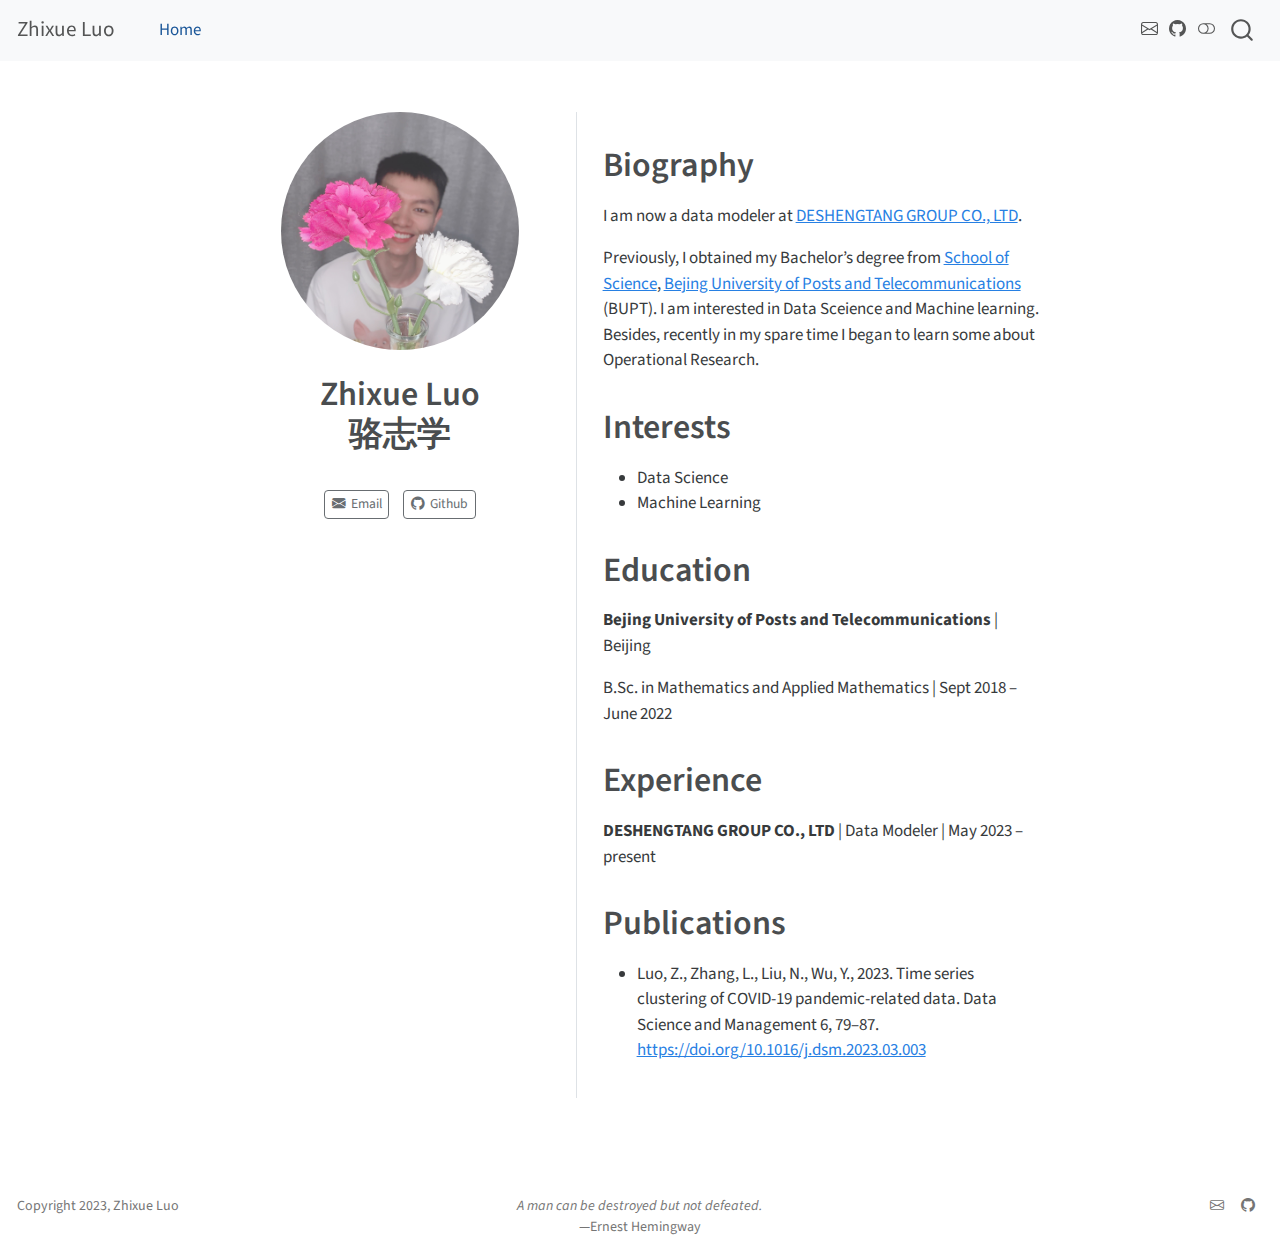
<file: index.html>
<!DOCTYPE html>
<html xmlns="http://www.w3.org/1999/xhtml" lang="en" xml:lang="en"><head>

<meta charset="utf-8">
<meta name="generator" content="quarto-1.3.450">

<meta name="viewport" content="width=device-width, initial-scale=1.0, user-scalable=yes">


<title>Zhixue Luo - Zhixue Luo
骆志学</title>
<style>
code{white-space: pre-wrap;}
span.smallcaps{font-variant: small-caps;}
div.columns{display: flex; gap: min(4vw, 1.5em);}
div.column{flex: auto; overflow-x: auto;}
div.hanging-indent{margin-left: 1.5em; text-indent: -1.5em;}
ul.task-list{list-style: none;}
ul.task-list li input[type="checkbox"] {
  width: 0.8em;
  margin: 0 0.8em 0.2em -1em; /* quarto-specific, see https://github.com/quarto-dev/quarto-cli/issues/4556 */ 
  vertical-align: middle;
}
</style>


<script src="site_libs/quarto-nav/quarto-nav.js"></script>
<script src="site_libs/quarto-nav/headroom.min.js"></script>
<script src="site_libs/clipboard/clipboard.min.js"></script>
<script src="site_libs/quarto-search/autocomplete.umd.js"></script>
<script src="site_libs/quarto-search/fuse.min.js"></script>
<script src="site_libs/quarto-search/quarto-search.js"></script>
<meta name="quarto:offset" content="./">
<link href=".//favicon.jpg" rel="icon" type="image/jpeg">
<script src="site_libs/quarto-html/quarto.js"></script>
<script src="site_libs/quarto-html/popper.min.js"></script>
<script src="site_libs/quarto-html/tippy.umd.min.js"></script>
<link href="site_libs/quarto-html/tippy.css" rel="stylesheet">
<link href="site_libs/quarto-html/quarto-syntax-highlighting.css" rel="stylesheet" class="quarto-color-scheme" id="quarto-text-highlighting-styles">
<link href="site_libs/quarto-html/quarto-syntax-highlighting-dark.css" rel="prefetch" class="quarto-color-scheme quarto-color-alternate" id="quarto-text-highlighting-styles">
<script src="site_libs/bootstrap/bootstrap.min.js"></script>
<link href="site_libs/bootstrap/bootstrap-icons.css" rel="stylesheet">
<link href="site_libs/bootstrap/bootstrap.min.css" rel="stylesheet" class="quarto-color-scheme" id="quarto-bootstrap" data-mode="light">
<link href="site_libs/bootstrap/bootstrap-dark.min.css" rel="prefetch" class="quarto-color-scheme quarto-color-alternate" id="quarto-bootstrap" data-mode="dark">
<script id="quarto-search-options" type="application/json">{
  "location": "navbar",
  "copy-button": false,
  "collapse-after": 3,
  "panel-placement": "end",
  "type": "overlay",
  "limit": 20,
  "language": {
    "search-no-results-text": "No results",
    "search-matching-documents-text": "matching documents",
    "search-copy-link-title": "Copy link to search",
    "search-hide-matches-text": "Hide additional matches",
    "search-more-match-text": "more match in this document",
    "search-more-matches-text": "more matches in this document",
    "search-clear-button-title": "Clear",
    "search-detached-cancel-button-title": "Cancel",
    "search-submit-button-title": "Submit",
    "search-label": "Search"
  }
}</script>


<link rel="stylesheet" href="styles.css">
</head>

<body class="nav-fixed fullcontent">

<div id="quarto-search-results"></div>
  <header id="quarto-header" class="headroom fixed-top">
    <nav class="navbar navbar-expand-lg navbar-dark ">
      <div class="navbar-container container-fluid">
      <div class="navbar-brand-container">
    <a class="navbar-brand" href="./index.html">
    <span class="navbar-title">Zhixue Luo</span>
    </a>
  </div>
            <div id="quarto-search" class="" title="Search"></div>
          <button class="navbar-toggler" type="button" data-bs-toggle="collapse" data-bs-target="#navbarCollapse" aria-controls="navbarCollapse" aria-expanded="false" aria-label="Toggle navigation" onclick="if (window.quartoToggleHeadroom) { window.quartoToggleHeadroom(); }">
  <span class="navbar-toggler-icon"></span>
</button>
          <div class="collapse navbar-collapse" id="navbarCollapse">
            <ul class="navbar-nav navbar-nav-scroll me-auto">
  <li class="nav-item">
    <a class="nav-link active" href="./index.html" rel="" target="" aria-current="page">
 <span class="menu-text">Home</span></a>
  </li>  
</ul>
            <div class="quarto-navbar-tools ms-auto tools-wide">
    <a href="mailto:zhixue_luo@qq.com" rel="" title="" class="quarto-navigation-tool px-1" aria-label=""><i class="bi bi-envelope"></i></a>
    <a href="https://github.com/zhixue-luo" rel="" title="" class="quarto-navigation-tool px-1" aria-label=""><i class="bi bi-github"></i></a>
  <a href="" class="quarto-color-scheme-toggle quarto-navigation-tool  px-1" onclick="window.quartoToggleColorScheme(); return false;" title="Toggle dark mode"><i class="bi"></i></a>
</div>
          </div> <!-- /navcollapse -->
      </div> <!-- /container-fluid -->
    </nav>
</header>
<!-- content -->
<div id="quarto-content" class="quarto-container page-columns page-rows-contents page-layout-article page-navbar">
<!-- sidebar -->
<!-- margin-sidebar -->
    
<!-- main -->
<div class="quarto-about-trestles">
  <div class="about-entity">
    <img src="profile.jpg" class="about-image
  round " style="height: 14em; width: 14em;">
<header id="title-block-header" class="quarto-title-block default">
<div class="quarto-title">
<h1 class="title"><p>Zhixue Luo<br>
骆志学</p></h1>
</div>
<div class="quarto-title-meta">
  </div>
</header>
    <div class="about-links">
  <a href="mailto:zhixue_luo@qq.com" class="about-link" rel="" target="">
    <i class="bi bi-envelope-fill"></i>
     <span class="about-link-text">Email</span>
  </a>
  <a href="https://github.com/zhixue-luo" class="about-link" rel="" target="">
    <i class="bi bi-github"></i>
     <span class="about-link-text">Github</span>
  </a>
</div>
  </div>
  <div class="about-contents"><main class="content" id="quarto-document-content">
<section id="biography" class="level1">
<h1>Biography</h1>
<p>I am now a data modeler at <a href="https://www.dst111.com/">DESHENGTANG GROUP CO., LTD</a>.</p>
<p>Previously, I obtained my Bachelor’s degree from <a href="https://science.bupt.edu.cn/">School of Science</a>, <a href="https://www.bupt.edu.cn/">Bejing University of Posts and Telecommunications</a> (BUPT). I am interested in Data Sceience and Machine learning. Besides, recently in my spare time I began to learn some about Operational Research.</p>
</section>
<section id="interests" class="level1">
<h1>Interests</h1>
<ul>
<li>Data Science</li>
<li>Machine Learning</li>
</ul>
</section>
<section id="education" class="level1">
<h1>Education</h1>
<p><strong>Bejing University of Posts and Telecommunications</strong> | Beijing</p>
<p>B.Sc. in Mathematics and Applied Mathematics | Sept 2018 – June 2022</p>
</section>
<section id="experience" class="level1">
<h1>Experience</h1>
<p><strong>DESHENGTANG GROUP CO., LTD</strong> | Data Modeler | May 2023 – present</p>
</section>
<section id="publications" class="level1">
<h1>Publications</h1>
<ul>
<li>Luo, Z., Zhang, L., Liu, N., Wu, Y., 2023. Time series clustering of COVID-19 pandemic-related data. Data Science and Management 6, 79–87. <a href="https://doi.org/10.1016/j.dsm.2023.03.003" class="uri">https://doi.org/10.1016/j.dsm.2023.03.003</a></li>
</ul>


</section>
</main></div>
</div>
 <!-- /main -->
<script id="quarto-html-after-body" type="application/javascript">
window.document.addEventListener("DOMContentLoaded", function (event) {
  const toggleBodyColorMode = (bsSheetEl) => {
    const mode = bsSheetEl.getAttribute("data-mode");
    const bodyEl = window.document.querySelector("body");
    if (mode === "dark") {
      bodyEl.classList.add("quarto-dark");
      bodyEl.classList.remove("quarto-light");
    } else {
      bodyEl.classList.add("quarto-light");
      bodyEl.classList.remove("quarto-dark");
    }
  }
  const toggleBodyColorPrimary = () => {
    const bsSheetEl = window.document.querySelector("link#quarto-bootstrap");
    if (bsSheetEl) {
      toggleBodyColorMode(bsSheetEl);
    }
  }
  toggleBodyColorPrimary();  
  const disableStylesheet = (stylesheets) => {
    for (let i=0; i < stylesheets.length; i++) {
      const stylesheet = stylesheets[i];
      stylesheet.rel = 'prefetch';
    }
  }
  const enableStylesheet = (stylesheets) => {
    for (let i=0; i < stylesheets.length; i++) {
      const stylesheet = stylesheets[i];
      stylesheet.rel = 'stylesheet';
    }
  }
  const manageTransitions = (selector, allowTransitions) => {
    const els = window.document.querySelectorAll(selector);
    for (let i=0; i < els.length; i++) {
      const el = els[i];
      if (allowTransitions) {
        el.classList.remove('notransition');
      } else {
        el.classList.add('notransition');
      }
    }
  }
  const toggleColorMode = (alternate) => {
    // Switch the stylesheets
    const alternateStylesheets = window.document.querySelectorAll('link.quarto-color-scheme.quarto-color-alternate');
    manageTransitions('#quarto-margin-sidebar .nav-link', false);
    if (alternate) {
      enableStylesheet(alternateStylesheets);
      for (const sheetNode of alternateStylesheets) {
        if (sheetNode.id === "quarto-bootstrap") {
          toggleBodyColorMode(sheetNode);
        }
      }
    } else {
      disableStylesheet(alternateStylesheets);
      toggleBodyColorPrimary();
    }
    manageTransitions('#quarto-margin-sidebar .nav-link', true);
    // Switch the toggles
    const toggles = window.document.querySelectorAll('.quarto-color-scheme-toggle');
    for (let i=0; i < toggles.length; i++) {
      const toggle = toggles[i];
      if (toggle) {
        if (alternate) {
          toggle.classList.add("alternate");     
        } else {
          toggle.classList.remove("alternate");
        }
      }
    }
    // Hack to workaround the fact that safari doesn't
    // properly recolor the scrollbar when toggling (#1455)
    if (navigator.userAgent.indexOf('Safari') > 0 && navigator.userAgent.indexOf('Chrome') == -1) {
      manageTransitions("body", false);
      window.scrollTo(0, 1);
      setTimeout(() => {
        window.scrollTo(0, 0);
        manageTransitions("body", true);
      }, 40);  
    }
  }
  const isFileUrl = () => { 
    return window.location.protocol === 'file:';
  }
  const hasAlternateSentinel = () => {  
    let styleSentinel = getColorSchemeSentinel();
    if (styleSentinel !== null) {
      return styleSentinel === "alternate";
    } else {
      return false;
    }
  }
  const setStyleSentinel = (alternate) => {
    const value = alternate ? "alternate" : "default";
    if (!isFileUrl()) {
      window.localStorage.setItem("quarto-color-scheme", value);
    } else {
      localAlternateSentinel = value;
    }
  }
  const getColorSchemeSentinel = () => {
    if (!isFileUrl()) {
      const storageValue = window.localStorage.getItem("quarto-color-scheme");
      return storageValue != null ? storageValue : localAlternateSentinel;
    } else {
      return localAlternateSentinel;
    }
  }
  let localAlternateSentinel = 'default';
  // Dark / light mode switch
  window.quartoToggleColorScheme = () => {
    // Read the current dark / light value 
    let toAlternate = !hasAlternateSentinel();
    toggleColorMode(toAlternate);
    setStyleSentinel(toAlternate);
  };
  // Ensure there is a toggle, if there isn't float one in the top right
  if (window.document.querySelector('.quarto-color-scheme-toggle') === null) {
    const a = window.document.createElement('a');
    a.classList.add('top-right');
    a.classList.add('quarto-color-scheme-toggle');
    a.href = "";
    a.onclick = function() { try { window.quartoToggleColorScheme(); } catch {} return false; };
    const i = window.document.createElement("i");
    i.classList.add('bi');
    a.appendChild(i);
    window.document.body.appendChild(a);
  }
  // Switch to dark mode if need be
  if (hasAlternateSentinel()) {
    toggleColorMode(true);
  } else {
    toggleColorMode(false);
  }
  const isCodeAnnotation = (el) => {
    for (const clz of el.classList) {
      if (clz.startsWith('code-annotation-')) {                     
        return true;
      }
    }
    return false;
  }
  const clipboard = new window.ClipboardJS('.code-copy-button', {
    text: function(trigger) {
      const codeEl = trigger.previousElementSibling.cloneNode(true);
      for (const childEl of codeEl.children) {
        if (isCodeAnnotation(childEl)) {
          childEl.remove();
        }
      }
      return codeEl.innerText;
    }
  });
  clipboard.on('success', function(e) {
    // button target
    const button = e.trigger;
    // don't keep focus
    button.blur();
    // flash "checked"
    button.classList.add('code-copy-button-checked');
    var currentTitle = button.getAttribute("title");
    button.setAttribute("title", "Copied!");
    let tooltip;
    if (window.bootstrap) {
      button.setAttribute("data-bs-toggle", "tooltip");
      button.setAttribute("data-bs-placement", "left");
      button.setAttribute("data-bs-title", "Copied!");
      tooltip = new bootstrap.Tooltip(button, 
        { trigger: "manual", 
          customClass: "code-copy-button-tooltip",
          offset: [0, -8]});
      tooltip.show();    
    }
    setTimeout(function() {
      if (tooltip) {
        tooltip.hide();
        button.removeAttribute("data-bs-title");
        button.removeAttribute("data-bs-toggle");
        button.removeAttribute("data-bs-placement");
      }
      button.setAttribute("title", currentTitle);
      button.classList.remove('code-copy-button-checked');
    }, 1000);
    // clear code selection
    e.clearSelection();
  });
  function tippyHover(el, contentFn) {
    const config = {
      allowHTML: true,
      content: contentFn,
      maxWidth: 500,
      delay: 100,
      arrow: false,
      appendTo: function(el) {
          return el.parentElement;
      },
      interactive: true,
      interactiveBorder: 10,
      theme: 'quarto',
      placement: 'bottom-start'
    };
    window.tippy(el, config); 
  }
  const noterefs = window.document.querySelectorAll('a[role="doc-noteref"]');
  for (var i=0; i<noterefs.length; i++) {
    const ref = noterefs[i];
    tippyHover(ref, function() {
      // use id or data attribute instead here
      let href = ref.getAttribute('data-footnote-href') || ref.getAttribute('href');
      try { href = new URL(href).hash; } catch {}
      const id = href.replace(/^#\/?/, "");
      const note = window.document.getElementById(id);
      return note.innerHTML;
    });
  }
      let selectedAnnoteEl;
      const selectorForAnnotation = ( cell, annotation) => {
        let cellAttr = 'data-code-cell="' + cell + '"';
        let lineAttr = 'data-code-annotation="' +  annotation + '"';
        const selector = 'span[' + cellAttr + '][' + lineAttr + ']';
        return selector;
      }
      const selectCodeLines = (annoteEl) => {
        const doc = window.document;
        const targetCell = annoteEl.getAttribute("data-target-cell");
        const targetAnnotation = annoteEl.getAttribute("data-target-annotation");
        const annoteSpan = window.document.querySelector(selectorForAnnotation(targetCell, targetAnnotation));
        const lines = annoteSpan.getAttribute("data-code-lines").split(",");
        const lineIds = lines.map((line) => {
          return targetCell + "-" + line;
        })
        let top = null;
        let height = null;
        let parent = null;
        if (lineIds.length > 0) {
            //compute the position of the single el (top and bottom and make a div)
            const el = window.document.getElementById(lineIds[0]);
            top = el.offsetTop;
            height = el.offsetHeight;
            parent = el.parentElement.parentElement;
          if (lineIds.length > 1) {
            const lastEl = window.document.getElementById(lineIds[lineIds.length - 1]);
            const bottom = lastEl.offsetTop + lastEl.offsetHeight;
            height = bottom - top;
          }
          if (top !== null && height !== null && parent !== null) {
            // cook up a div (if necessary) and position it 
            let div = window.document.getElementById("code-annotation-line-highlight");
            if (div === null) {
              div = window.document.createElement("div");
              div.setAttribute("id", "code-annotation-line-highlight");
              div.style.position = 'absolute';
              parent.appendChild(div);
            }
            div.style.top = top - 2 + "px";
            div.style.height = height + 4 + "px";
            let gutterDiv = window.document.getElementById("code-annotation-line-highlight-gutter");
            if (gutterDiv === null) {
              gutterDiv = window.document.createElement("div");
              gutterDiv.setAttribute("id", "code-annotation-line-highlight-gutter");
              gutterDiv.style.position = 'absolute';
              const codeCell = window.document.getElementById(targetCell);
              const gutter = codeCell.querySelector('.code-annotation-gutter');
              gutter.appendChild(gutterDiv);
            }
            gutterDiv.style.top = top - 2 + "px";
            gutterDiv.style.height = height + 4 + "px";
          }
          selectedAnnoteEl = annoteEl;
        }
      };
      const unselectCodeLines = () => {
        const elementsIds = ["code-annotation-line-highlight", "code-annotation-line-highlight-gutter"];
        elementsIds.forEach((elId) => {
          const div = window.document.getElementById(elId);
          if (div) {
            div.remove();
          }
        });
        selectedAnnoteEl = undefined;
      };
      // Attach click handler to the DT
      const annoteDls = window.document.querySelectorAll('dt[data-target-cell]');
      for (const annoteDlNode of annoteDls) {
        annoteDlNode.addEventListener('click', (event) => {
          const clickedEl = event.target;
          if (clickedEl !== selectedAnnoteEl) {
            unselectCodeLines();
            const activeEl = window.document.querySelector('dt[data-target-cell].code-annotation-active');
            if (activeEl) {
              activeEl.classList.remove('code-annotation-active');
            }
            selectCodeLines(clickedEl);
            clickedEl.classList.add('code-annotation-active');
          } else {
            // Unselect the line
            unselectCodeLines();
            clickedEl.classList.remove('code-annotation-active');
          }
        });
      }
  const findCites = (el) => {
    const parentEl = el.parentElement;
    if (parentEl) {
      const cites = parentEl.dataset.cites;
      if (cites) {
        return {
          el,
          cites: cites.split(' ')
        };
      } else {
        return findCites(el.parentElement)
      }
    } else {
      return undefined;
    }
  };
  var bibliorefs = window.document.querySelectorAll('a[role="doc-biblioref"]');
  for (var i=0; i<bibliorefs.length; i++) {
    const ref = bibliorefs[i];
    const citeInfo = findCites(ref);
    if (citeInfo) {
      tippyHover(citeInfo.el, function() {
        var popup = window.document.createElement('div');
        citeInfo.cites.forEach(function(cite) {
          var citeDiv = window.document.createElement('div');
          citeDiv.classList.add('hanging-indent');
          citeDiv.classList.add('csl-entry');
          var biblioDiv = window.document.getElementById('ref-' + cite);
          if (biblioDiv) {
            citeDiv.innerHTML = biblioDiv.innerHTML;
          }
          popup.appendChild(citeDiv);
        });
        return popup.innerHTML;
      });
    }
  }
});
</script>
</div> <!-- /content -->
<footer class="footer">
  <div class="nav-footer">
    <div class="nav-footer-left">Copyright 2023, Zhixue Luo</div>   
    <div class="nav-footer-center"><em>A man can be destroyed but not defeated.</em><br>
—Ernest Hemingway<br>
</div>
    <div class="nav-footer-right">
      <ul class="footer-items list-unstyled">
    <li class="nav-item compact">
    <a class="nav-link" href="mailto:zhixue_luo@qq.com">
      <i class="bi bi-envelope" role="img">
</i> 
    </a>
  </li>  
    <li class="nav-item compact">
    <a class="nav-link" href="https://github.com/zhixue-luo">
      <i class="bi bi-github" role="img">
</i> 
    </a>
  </li>  
</ul>
    </div>
  </div>
</footer>



</body></html>
</file>
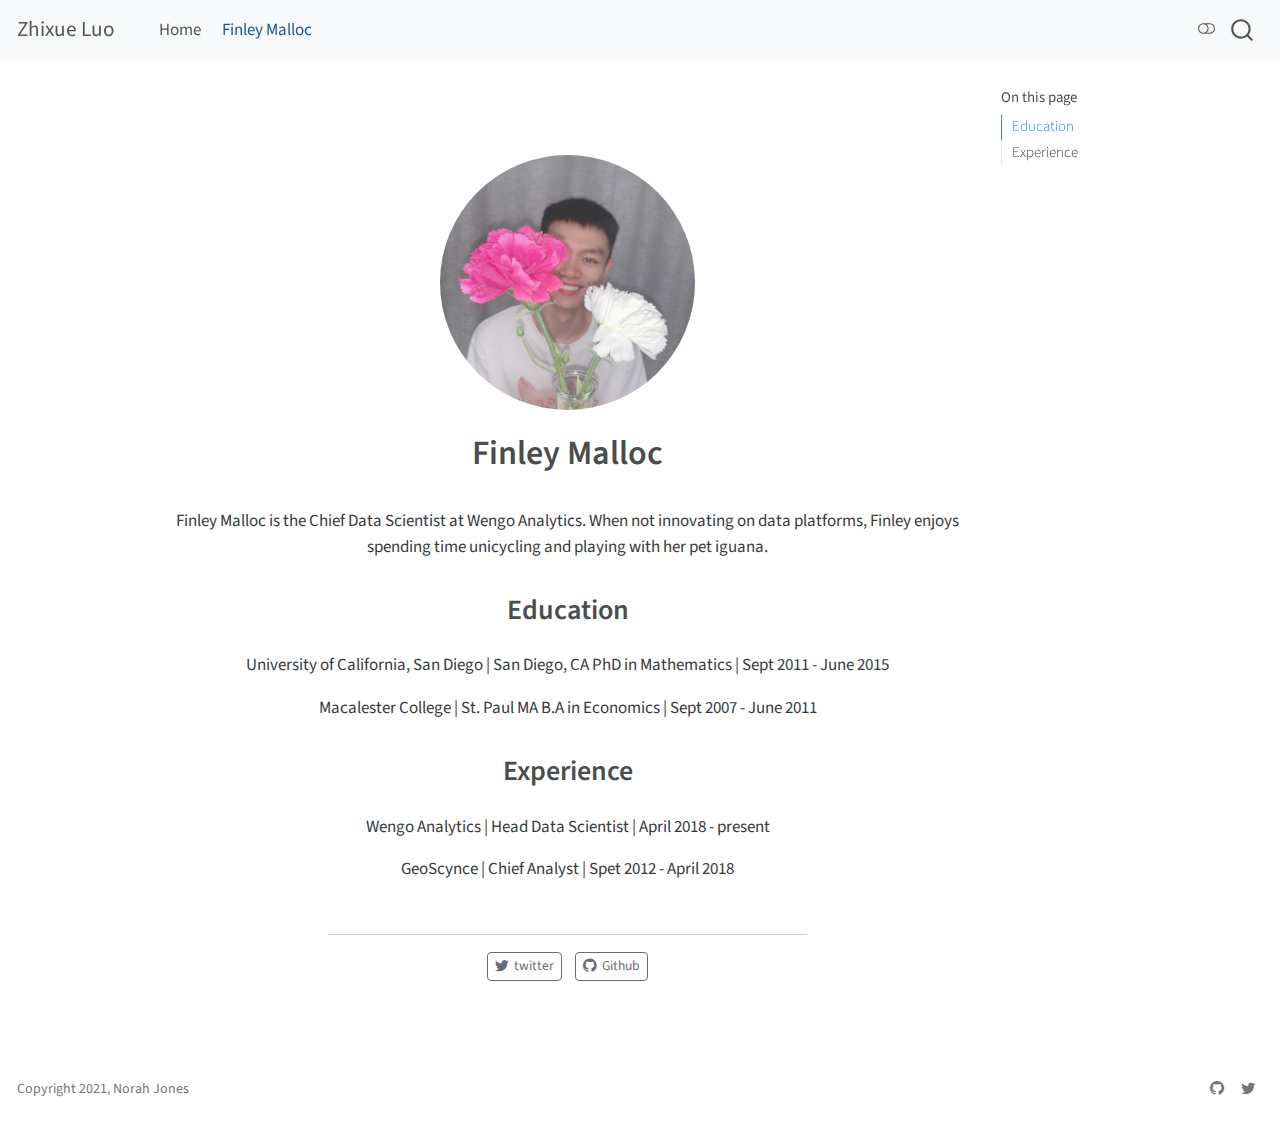
<file: about.html>
<!DOCTYPE html>
<html xmlns="http://www.w3.org/1999/xhtml" lang="en" xml:lang="en"><head>

<meta charset="utf-8">
<meta name="generator" content="quarto-1.3.450">

<meta name="viewport" content="width=device-width, initial-scale=1.0, user-scalable=yes">


<title>Zhixue Luo - Finley Malloc</title>
<style>
code{white-space: pre-wrap;}
span.smallcaps{font-variant: small-caps;}
div.columns{display: flex; gap: min(4vw, 1.5em);}
div.column{flex: auto; overflow-x: auto;}
div.hanging-indent{margin-left: 1.5em; text-indent: -1.5em;}
ul.task-list{list-style: none;}
ul.task-list li input[type="checkbox"] {
  width: 0.8em;
  margin: 0 0.8em 0.2em -1em; /* quarto-specific, see https://github.com/quarto-dev/quarto-cli/issues/4556 */ 
  vertical-align: middle;
}
</style>


<script src="site_libs/quarto-nav/quarto-nav.js"></script>
<script src="site_libs/quarto-nav/headroom.min.js"></script>
<script src="site_libs/clipboard/clipboard.min.js"></script>
<script src="site_libs/quarto-search/autocomplete.umd.js"></script>
<script src="site_libs/quarto-search/fuse.min.js"></script>
<script src="site_libs/quarto-search/quarto-search.js"></script>
<meta name="quarto:offset" content="./">
<link href=".//profile.jpg" rel="icon" type="image/jpeg">
<script src="site_libs/quarto-html/quarto.js"></script>
<script src="site_libs/quarto-html/popper.min.js"></script>
<script src="site_libs/quarto-html/tippy.umd.min.js"></script>
<link href="site_libs/quarto-html/tippy.css" rel="stylesheet">
<link href="site_libs/quarto-html/quarto-syntax-highlighting.css" rel="stylesheet" class="quarto-color-scheme" id="quarto-text-highlighting-styles">
<link href="site_libs/quarto-html/quarto-syntax-highlighting-dark.css" rel="prefetch" class="quarto-color-scheme quarto-color-alternate" id="quarto-text-highlighting-styles">
<script src="site_libs/bootstrap/bootstrap.min.js"></script>
<link href="site_libs/bootstrap/bootstrap-icons.css" rel="stylesheet">
<link href="site_libs/bootstrap/bootstrap.min.css" rel="stylesheet" class="quarto-color-scheme" id="quarto-bootstrap" data-mode="light">
<link href="site_libs/bootstrap/bootstrap-dark.min.css" rel="prefetch" class="quarto-color-scheme quarto-color-alternate" id="quarto-bootstrap" data-mode="dark">
<script id="quarto-search-options" type="application/json">{
  "location": "navbar",
  "copy-button": false,
  "collapse-after": 3,
  "panel-placement": "end",
  "type": "overlay",
  "limit": 20,
  "language": {
    "search-no-results-text": "No results",
    "search-matching-documents-text": "matching documents",
    "search-copy-link-title": "Copy link to search",
    "search-hide-matches-text": "Hide additional matches",
    "search-more-match-text": "more match in this document",
    "search-more-matches-text": "more matches in this document",
    "search-clear-button-title": "Clear",
    "search-detached-cancel-button-title": "Cancel",
    "search-submit-button-title": "Submit",
    "search-label": "Search"
  }
}</script>


<link rel="stylesheet" href="styles.css">
</head>

<body class="nav-fixed">

<div id="quarto-search-results"></div>
  <header id="quarto-header" class="headroom fixed-top">
    <nav class="navbar navbar-expand-lg navbar-dark ">
      <div class="navbar-container container-fluid">
      <div class="navbar-brand-container">
    <a class="navbar-brand" href="./index.html">
    <span class="navbar-title">Zhixue Luo</span>
    </a>
  </div>
            <div id="quarto-search" class="" title="Search"></div>
          <button class="navbar-toggler" type="button" data-bs-toggle="collapse" data-bs-target="#navbarCollapse" aria-controls="navbarCollapse" aria-expanded="false" aria-label="Toggle navigation" onclick="if (window.quartoToggleHeadroom) { window.quartoToggleHeadroom(); }">
  <span class="navbar-toggler-icon"></span>
</button>
          <div class="collapse navbar-collapse" id="navbarCollapse">
            <ul class="navbar-nav navbar-nav-scroll me-auto">
  <li class="nav-item">
    <a class="nav-link" href="./index.html" rel="" target="">
 <span class="menu-text">Home</span></a>
  </li>  
  <li class="nav-item">
    <a class="nav-link active" href="./about.html" rel="" target="" aria-current="page">
 <span class="menu-text">Finley Malloc</span></a>
  </li>  
</ul>
            <div class="quarto-navbar-tools ms-auto">
  <a href="" class="quarto-color-scheme-toggle quarto-navigation-tool  px-1" onclick="window.quartoToggleColorScheme(); return false;" title="Toggle dark mode"><i class="bi"></i></a>
</div>
          </div> <!-- /navcollapse -->
      </div> <!-- /container-fluid -->
    </nav>
</header>
<!-- content -->
<div id="quarto-content" class="quarto-container page-columns page-rows-contents page-layout-article page-navbar">
<!-- sidebar -->
<!-- margin-sidebar -->
    <div id="quarto-margin-sidebar" class="sidebar margin-sidebar">
        <nav id="TOC" role="doc-toc" class="toc-active">
    <h2 id="toc-title">On this page</h2>
  <ul>
  <li><a href="#education" id="toc-education" class="nav-link active" data-scroll-target="#education">Education</a></li>
  <li><a href="#experience" id="toc-experience" class="nav-link" data-scroll-target="#experience">Experience</a></li>
  </ul>
</nav>
    </div>
<!-- main -->
<div class="quarto-about-jolla">
  <img src="profile.jpg" class="about-image
  round " style="height: 15em; width: 15em;">
 <header id="title-block-header" class="quarto-title-block default">
<div class="quarto-title">
<h1 class="title">Finley Malloc</h1>
</div>
<div class="quarto-title-meta">
  </div>
</header><main class="content" id="quarto-document-content">

<p>Finley Malloc is the Chief Data Scientist at Wengo Analytics. When not innovating on data platforms, Finley enjoys spending time unicycling and playing with her pet iguana.</p>
<section id="education" class="level2">
<h2 data-anchor-id="education">Education</h2>
<p>University of California, San Diego | San Diego, CA PhD in Mathematics | Sept 2011 - June 2015</p>
<p>Macalester College | St.&nbsp;Paul MA B.A in Economics | Sept 2007 - June 2011</p>
</section>
<section id="experience" class="level2">
<h2 data-anchor-id="experience">Experience</h2>
<p>Wengo Analytics | Head Data Scientist | April 2018 - present</p>
<p>GeoScynce | Chief Analyst | Spet 2012 - April 2018</p>


</section>
</main> 
  <hr class="about-sep">
   <div class="about-links">
  <a href="https://twitter.com" class="about-link" rel="" target="">
    <i class="bi bi-twitter"></i>
     <span class="about-link-text">twitter</span>
  </a>
  <a href="https://github.com" class="about-link" rel="" target="">
    <i class="bi bi-github"></i>
     <span class="about-link-text">Github</span>
  </a>
</div>
</div>
 <!-- /main -->
<script id="quarto-html-after-body" type="application/javascript">
window.document.addEventListener("DOMContentLoaded", function (event) {
  const toggleBodyColorMode = (bsSheetEl) => {
    const mode = bsSheetEl.getAttribute("data-mode");
    const bodyEl = window.document.querySelector("body");
    if (mode === "dark") {
      bodyEl.classList.add("quarto-dark");
      bodyEl.classList.remove("quarto-light");
    } else {
      bodyEl.classList.add("quarto-light");
      bodyEl.classList.remove("quarto-dark");
    }
  }
  const toggleBodyColorPrimary = () => {
    const bsSheetEl = window.document.querySelector("link#quarto-bootstrap");
    if (bsSheetEl) {
      toggleBodyColorMode(bsSheetEl);
    }
  }
  toggleBodyColorPrimary();  
  const disableStylesheet = (stylesheets) => {
    for (let i=0; i < stylesheets.length; i++) {
      const stylesheet = stylesheets[i];
      stylesheet.rel = 'prefetch';
    }
  }
  const enableStylesheet = (stylesheets) => {
    for (let i=0; i < stylesheets.length; i++) {
      const stylesheet = stylesheets[i];
      stylesheet.rel = 'stylesheet';
    }
  }
  const manageTransitions = (selector, allowTransitions) => {
    const els = window.document.querySelectorAll(selector);
    for (let i=0; i < els.length; i++) {
      const el = els[i];
      if (allowTransitions) {
        el.classList.remove('notransition');
      } else {
        el.classList.add('notransition');
      }
    }
  }
  const toggleColorMode = (alternate) => {
    // Switch the stylesheets
    const alternateStylesheets = window.document.querySelectorAll('link.quarto-color-scheme.quarto-color-alternate');
    manageTransitions('#quarto-margin-sidebar .nav-link', false);
    if (alternate) {
      enableStylesheet(alternateStylesheets);
      for (const sheetNode of alternateStylesheets) {
        if (sheetNode.id === "quarto-bootstrap") {
          toggleBodyColorMode(sheetNode);
        }
      }
    } else {
      disableStylesheet(alternateStylesheets);
      toggleBodyColorPrimary();
    }
    manageTransitions('#quarto-margin-sidebar .nav-link', true);
    // Switch the toggles
    const toggles = window.document.querySelectorAll('.quarto-color-scheme-toggle');
    for (let i=0; i < toggles.length; i++) {
      const toggle = toggles[i];
      if (toggle) {
        if (alternate) {
          toggle.classList.add("alternate");     
        } else {
          toggle.classList.remove("alternate");
        }
      }
    }
    // Hack to workaround the fact that safari doesn't
    // properly recolor the scrollbar when toggling (#1455)
    if (navigator.userAgent.indexOf('Safari') > 0 && navigator.userAgent.indexOf('Chrome') == -1) {
      manageTransitions("body", false);
      window.scrollTo(0, 1);
      setTimeout(() => {
        window.scrollTo(0, 0);
        manageTransitions("body", true);
      }, 40);  
    }
  }
  const isFileUrl = () => { 
    return window.location.protocol === 'file:';
  }
  const hasAlternateSentinel = () => {  
    let styleSentinel = getColorSchemeSentinel();
    if (styleSentinel !== null) {
      return styleSentinel === "alternate";
    } else {
      return false;
    }
  }
  const setStyleSentinel = (alternate) => {
    const value = alternate ? "alternate" : "default";
    if (!isFileUrl()) {
      window.localStorage.setItem("quarto-color-scheme", value);
    } else {
      localAlternateSentinel = value;
    }
  }
  const getColorSchemeSentinel = () => {
    if (!isFileUrl()) {
      const storageValue = window.localStorage.getItem("quarto-color-scheme");
      return storageValue != null ? storageValue : localAlternateSentinel;
    } else {
      return localAlternateSentinel;
    }
  }
  let localAlternateSentinel = 'default';
  // Dark / light mode switch
  window.quartoToggleColorScheme = () => {
    // Read the current dark / light value 
    let toAlternate = !hasAlternateSentinel();
    toggleColorMode(toAlternate);
    setStyleSentinel(toAlternate);
  };
  // Ensure there is a toggle, if there isn't float one in the top right
  if (window.document.querySelector('.quarto-color-scheme-toggle') === null) {
    const a = window.document.createElement('a');
    a.classList.add('top-right');
    a.classList.add('quarto-color-scheme-toggle');
    a.href = "";
    a.onclick = function() { try { window.quartoToggleColorScheme(); } catch {} return false; };
    const i = window.document.createElement("i");
    i.classList.add('bi');
    a.appendChild(i);
    window.document.body.appendChild(a);
  }
  // Switch to dark mode if need be
  if (hasAlternateSentinel()) {
    toggleColorMode(true);
  } else {
    toggleColorMode(false);
  }
  const isCodeAnnotation = (el) => {
    for (const clz of el.classList) {
      if (clz.startsWith('code-annotation-')) {                     
        return true;
      }
    }
    return false;
  }
  const clipboard = new window.ClipboardJS('.code-copy-button', {
    text: function(trigger) {
      const codeEl = trigger.previousElementSibling.cloneNode(true);
      for (const childEl of codeEl.children) {
        if (isCodeAnnotation(childEl)) {
          childEl.remove();
        }
      }
      return codeEl.innerText;
    }
  });
  clipboard.on('success', function(e) {
    // button target
    const button = e.trigger;
    // don't keep focus
    button.blur();
    // flash "checked"
    button.classList.add('code-copy-button-checked');
    var currentTitle = button.getAttribute("title");
    button.setAttribute("title", "Copied!");
    let tooltip;
    if (window.bootstrap) {
      button.setAttribute("data-bs-toggle", "tooltip");
      button.setAttribute("data-bs-placement", "left");
      button.setAttribute("data-bs-title", "Copied!");
      tooltip = new bootstrap.Tooltip(button, 
        { trigger: "manual", 
          customClass: "code-copy-button-tooltip",
          offset: [0, -8]});
      tooltip.show();    
    }
    setTimeout(function() {
      if (tooltip) {
        tooltip.hide();
        button.removeAttribute("data-bs-title");
        button.removeAttribute("data-bs-toggle");
        button.removeAttribute("data-bs-placement");
      }
      button.setAttribute("title", currentTitle);
      button.classList.remove('code-copy-button-checked');
    }, 1000);
    // clear code selection
    e.clearSelection();
  });
  function tippyHover(el, contentFn) {
    const config = {
      allowHTML: true,
      content: contentFn,
      maxWidth: 500,
      delay: 100,
      arrow: false,
      appendTo: function(el) {
          return el.parentElement;
      },
      interactive: true,
      interactiveBorder: 10,
      theme: 'quarto',
      placement: 'bottom-start'
    };
    window.tippy(el, config); 
  }
  const noterefs = window.document.querySelectorAll('a[role="doc-noteref"]');
  for (var i=0; i<noterefs.length; i++) {
    const ref = noterefs[i];
    tippyHover(ref, function() {
      // use id or data attribute instead here
      let href = ref.getAttribute('data-footnote-href') || ref.getAttribute('href');
      try { href = new URL(href).hash; } catch {}
      const id = href.replace(/^#\/?/, "");
      const note = window.document.getElementById(id);
      return note.innerHTML;
    });
  }
      let selectedAnnoteEl;
      const selectorForAnnotation = ( cell, annotation) => {
        let cellAttr = 'data-code-cell="' + cell + '"';
        let lineAttr = 'data-code-annotation="' +  annotation + '"';
        const selector = 'span[' + cellAttr + '][' + lineAttr + ']';
        return selector;
      }
      const selectCodeLines = (annoteEl) => {
        const doc = window.document;
        const targetCell = annoteEl.getAttribute("data-target-cell");
        const targetAnnotation = annoteEl.getAttribute("data-target-annotation");
        const annoteSpan = window.document.querySelector(selectorForAnnotation(targetCell, targetAnnotation));
        const lines = annoteSpan.getAttribute("data-code-lines").split(",");
        const lineIds = lines.map((line) => {
          return targetCell + "-" + line;
        })
        let top = null;
        let height = null;
        let parent = null;
        if (lineIds.length > 0) {
            //compute the position of the single el (top and bottom and make a div)
            const el = window.document.getElementById(lineIds[0]);
            top = el.offsetTop;
            height = el.offsetHeight;
            parent = el.parentElement.parentElement;
          if (lineIds.length > 1) {
            const lastEl = window.document.getElementById(lineIds[lineIds.length - 1]);
            const bottom = lastEl.offsetTop + lastEl.offsetHeight;
            height = bottom - top;
          }
          if (top !== null && height !== null && parent !== null) {
            // cook up a div (if necessary) and position it 
            let div = window.document.getElementById("code-annotation-line-highlight");
            if (div === null) {
              div = window.document.createElement("div");
              div.setAttribute("id", "code-annotation-line-highlight");
              div.style.position = 'absolute';
              parent.appendChild(div);
            }
            div.style.top = top - 2 + "px";
            div.style.height = height + 4 + "px";
            let gutterDiv = window.document.getElementById("code-annotation-line-highlight-gutter");
            if (gutterDiv === null) {
              gutterDiv = window.document.createElement("div");
              gutterDiv.setAttribute("id", "code-annotation-line-highlight-gutter");
              gutterDiv.style.position = 'absolute';
              const codeCell = window.document.getElementById(targetCell);
              const gutter = codeCell.querySelector('.code-annotation-gutter');
              gutter.appendChild(gutterDiv);
            }
            gutterDiv.style.top = top - 2 + "px";
            gutterDiv.style.height = height + 4 + "px";
          }
          selectedAnnoteEl = annoteEl;
        }
      };
      const unselectCodeLines = () => {
        const elementsIds = ["code-annotation-line-highlight", "code-annotation-line-highlight-gutter"];
        elementsIds.forEach((elId) => {
          const div = window.document.getElementById(elId);
          if (div) {
            div.remove();
          }
        });
        selectedAnnoteEl = undefined;
      };
      // Attach click handler to the DT
      const annoteDls = window.document.querySelectorAll('dt[data-target-cell]');
      for (const annoteDlNode of annoteDls) {
        annoteDlNode.addEventListener('click', (event) => {
          const clickedEl = event.target;
          if (clickedEl !== selectedAnnoteEl) {
            unselectCodeLines();
            const activeEl = window.document.querySelector('dt[data-target-cell].code-annotation-active');
            if (activeEl) {
              activeEl.classList.remove('code-annotation-active');
            }
            selectCodeLines(clickedEl);
            clickedEl.classList.add('code-annotation-active');
          } else {
            // Unselect the line
            unselectCodeLines();
            clickedEl.classList.remove('code-annotation-active');
          }
        });
      }
  const findCites = (el) => {
    const parentEl = el.parentElement;
    if (parentEl) {
      const cites = parentEl.dataset.cites;
      if (cites) {
        return {
          el,
          cites: cites.split(' ')
        };
      } else {
        return findCites(el.parentElement)
      }
    } else {
      return undefined;
    }
  };
  var bibliorefs = window.document.querySelectorAll('a[role="doc-biblioref"]');
  for (var i=0; i<bibliorefs.length; i++) {
    const ref = bibliorefs[i];
    const citeInfo = findCites(ref);
    if (citeInfo) {
      tippyHover(citeInfo.el, function() {
        var popup = window.document.createElement('div');
        citeInfo.cites.forEach(function(cite) {
          var citeDiv = window.document.createElement('div');
          citeDiv.classList.add('hanging-indent');
          citeDiv.classList.add('csl-entry');
          var biblioDiv = window.document.getElementById('ref-' + cite);
          if (biblioDiv) {
            citeDiv.innerHTML = biblioDiv.innerHTML;
          }
          popup.appendChild(citeDiv);
        });
        return popup.innerHTML;
      });
    }
  }
});
</script>
</div> <!-- /content -->
<footer class="footer">
  <div class="nav-footer">
    <div class="nav-footer-left">Copyright 2021, Norah Jones</div>   
    <div class="nav-footer-center">
      &nbsp;
    </div>
    <div class="nav-footer-right">
      <ul class="footer-items list-unstyled">
    <li class="nav-item compact">
    <a class="nav-link" href="https://github.com/">
      <i class="bi bi-github" role="img">
</i> 
    </a>
  </li>  
    <li class="nav-item compact">
    <a class="nav-link" href="https://twitter.com/">
      <i class="bi bi-twitter" role="img">
</i> 
    </a>
  </li>  
</ul>
    </div>
  </div>
</footer>



</body></html>
</file>
<file: site_libs/quarto-html/tippy.css>
.tippy-box[data-animation=fade][data-state=hidden]{opacity:0}[data-tippy-root]{max-width:calc(100vw - 10px)}.tippy-box{position:relative;background-color:#333;color:#fff;border-radius:4px;font-size:14px;line-height:1.4;white-space:normal;outline:0;transition-property:transform,visibility,opacity}.tippy-box[data-placement^=top]>.tippy-arrow{bottom:0}.tippy-box[data-placement^=top]>.tippy-arrow:before{bottom:-7px;left:0;border-width:8px 8px 0;border-top-color:initial;transform-origin:center top}.tippy-box[data-placement^=bottom]>.tippy-arrow{top:0}.tippy-box[data-placement^=bottom]>.tippy-arrow:before{top:-7px;left:0;border-width:0 8px 8px;border-bottom-color:initial;transform-origin:center bottom}.tippy-box[data-placement^=left]>.tippy-arrow{right:0}.tippy-box[data-placement^=left]>.tippy-arrow:before{border-width:8px 0 8px 8px;border-left-color:initial;right:-7px;transform-origin:center left}.tippy-box[data-placement^=right]>.tippy-arrow{left:0}.tippy-box[data-placement^=right]>.tippy-arrow:before{left:-7px;border-width:8px 8px 8px 0;border-right-color:initial;transform-origin:center right}.tippy-box[data-inertia][data-state=visible]{transition-timing-function:cubic-bezier(.54,1.5,.38,1.11)}.tippy-arrow{width:16px;height:16px;color:#333}.tippy-arrow:before{content:"";position:absolute;border-color:transparent;border-style:solid}.tippy-content{position:relative;padding:5px 9px;z-index:1}
</file>
<file: site_libs/quarto-html/quarto-syntax-highlighting.css>
/* quarto syntax highlight colors */
:root {
  --quarto-hl-ot-color: #003B4F;
  --quarto-hl-at-color: #657422;
  --quarto-hl-ss-color: #20794D;
  --quarto-hl-an-color: #5E5E5E;
  --quarto-hl-fu-color: #4758AB;
  --quarto-hl-st-color: #20794D;
  --quarto-hl-cf-color: #003B4F;
  --quarto-hl-op-color: #5E5E5E;
  --quarto-hl-er-color: #AD0000;
  --quarto-hl-bn-color: #AD0000;
  --quarto-hl-al-color: #AD0000;
  --quarto-hl-va-color: #111111;
  --quarto-hl-bu-color: inherit;
  --quarto-hl-ex-color: inherit;
  --quarto-hl-pp-color: #AD0000;
  --quarto-hl-in-color: #5E5E5E;
  --quarto-hl-vs-color: #20794D;
  --quarto-hl-wa-color: #5E5E5E;
  --quarto-hl-do-color: #5E5E5E;
  --quarto-hl-im-color: #00769E;
  --quarto-hl-ch-color: #20794D;
  --quarto-hl-dt-color: #AD0000;
  --quarto-hl-fl-color: #AD0000;
  --quarto-hl-co-color: #5E5E5E;
  --quarto-hl-cv-color: #5E5E5E;
  --quarto-hl-cn-color: #8f5902;
  --quarto-hl-sc-color: #5E5E5E;
  --quarto-hl-dv-color: #AD0000;
  --quarto-hl-kw-color: #003B4F;
}

/* other quarto variables */
:root {
  --quarto-font-monospace: SFMono-Regular, Menlo, Monaco, Consolas, "Liberation Mono", "Courier New", monospace;
}

pre > code.sourceCode > span {
  color: #003B4F;
}

code span {
  color: #003B4F;
}

code.sourceCode > span {
  color: #003B4F;
}

div.sourceCode,
div.sourceCode pre.sourceCode {
  color: #003B4F;
}

code span.ot {
  color: #003B4F;
  font-style: inherit;
}

code span.at {
  color: #657422;
  font-style: inherit;
}

code span.ss {
  color: #20794D;
  font-style: inherit;
}

code span.an {
  color: #5E5E5E;
  font-style: inherit;
}

code span.fu {
  color: #4758AB;
  font-style: inherit;
}

code span.st {
  color: #20794D;
  font-style: inherit;
}

code span.cf {
  color: #003B4F;
  font-style: inherit;
}

code span.op {
  color: #5E5E5E;
  font-style: inherit;
}

code span.er {
  color: #AD0000;
  font-style: inherit;
}

code span.bn {
  color: #AD0000;
  font-style: inherit;
}

code span.al {
  color: #AD0000;
  font-style: inherit;
}

code span.va {
  color: #111111;
  font-style: inherit;
}

code span.bu {
  font-style: inherit;
}

code span.ex {
  font-style: inherit;
}

code span.pp {
  color: #AD0000;
  font-style: inherit;
}

code span.in {
  color: #5E5E5E;
  font-style: inherit;
}

code span.vs {
  color: #20794D;
  font-style: inherit;
}

code span.wa {
  color: #5E5E5E;
  font-style: italic;
}

code span.do {
  color: #5E5E5E;
  font-style: italic;
}

code span.im {
  color: #00769E;
  font-style: inherit;
}

code span.ch {
  color: #20794D;
  font-style: inherit;
}

code span.dt {
  color: #AD0000;
  font-style: inherit;
}

code span.fl {
  color: #AD0000;
  font-style: inherit;
}

code span.co {
  color: #5E5E5E;
  font-style: inherit;
}

code span.cv {
  color: #5E5E5E;
  font-style: italic;
}

code span.cn {
  color: #8f5902;
  font-style: inherit;
}

code span.sc {
  color: #5E5E5E;
  font-style: inherit;
}

code span.dv {
  color: #AD0000;
  font-style: inherit;
}

code span.kw {
  color: #003B4F;
  font-style: inherit;
}

.prevent-inlining {
  content: "</";
}

/*# sourceMappingURL=debc5d5d77c3f9108843748ff7464032.css.map */
</file>
<file: site_libs/quarto-html/quarto-syntax-highlighting-dark.css>
/* quarto syntax highlight colors */
:root {
  --quarto-hl-al-color: #f07178;
  --quarto-hl-an-color: #d4d0ab;
  --quarto-hl-at-color: #00e0e0;
  --quarto-hl-bn-color: #d4d0ab;
  --quarto-hl-bu-color: #abe338;
  --quarto-hl-ch-color: #abe338;
  --quarto-hl-co-color: #f8f8f2;
  --quarto-hl-cv-color: #ffd700;
  --quarto-hl-cn-color: #ffd700;
  --quarto-hl-cf-color: #ffa07a;
  --quarto-hl-dt-color: #ffa07a;
  --quarto-hl-dv-color: #d4d0ab;
  --quarto-hl-do-color: #f8f8f2;
  --quarto-hl-er-color: #f07178;
  --quarto-hl-ex-color: #00e0e0;
  --quarto-hl-fl-color: #d4d0ab;
  --quarto-hl-fu-color: #ffa07a;
  --quarto-hl-im-color: #abe338;
  --quarto-hl-in-color: #d4d0ab;
  --quarto-hl-kw-color: #ffa07a;
  --quarto-hl-op-color: #ffa07a;
  --quarto-hl-ot-color: #00e0e0;
  --quarto-hl-pp-color: #dcc6e0;
  --quarto-hl-re-color: #00e0e0;
  --quarto-hl-sc-color: #abe338;
  --quarto-hl-ss-color: #abe338;
  --quarto-hl-st-color: #abe338;
  --quarto-hl-va-color: #00e0e0;
  --quarto-hl-vs-color: #abe338;
  --quarto-hl-wa-color: #dcc6e0;
}

/* other quarto variables */
:root {
  --quarto-font-monospace: SFMono-Regular, Menlo, Monaco, Consolas, "Liberation Mono", "Courier New", monospace;
}

code span.al {
  background-color: #2a0f15;
  font-weight: bold;
  color: #f07178;
}

code span.an {
  color: #d4d0ab;
}

code span.at {
  color: #00e0e0;
}

code span.bn {
  color: #d4d0ab;
}

code span.bu {
  color: #abe338;
}

code span.ch {
  color: #abe338;
}

code span.co {
  font-style: italic;
  color: #f8f8f2;
}

code span.cv {
  color: #ffd700;
}

code span.cn {
  color: #ffd700;
}

code span.cf {
  font-weight: bold;
  color: #ffa07a;
}

code span.dt {
  color: #ffa07a;
}

code span.dv {
  color: #d4d0ab;
}

code span.do {
  color: #f8f8f2;
}

code span.er {
  color: #f07178;
  text-decoration: underline;
}

code span.ex {
  font-weight: bold;
  color: #00e0e0;
}

code span.fl {
  color: #d4d0ab;
}

code span.fu {
  color: #ffa07a;
}

code span.im {
  color: #abe338;
}

code span.in {
  color: #d4d0ab;
}

code span.kw {
  font-weight: bold;
  color: #ffa07a;
}

pre > code.sourceCode > span {
  color: #f8f8f2;
}

code span {
  color: #f8f8f2;
}

code.sourceCode > span {
  color: #f8f8f2;
}

div.sourceCode,
div.sourceCode pre.sourceCode {
  color: #f8f8f2;
}

code span.op {
  color: #ffa07a;
}

code span.ot {
  color: #00e0e0;
}

code span.pp {
  color: #dcc6e0;
}

code span.re {
  background-color: #f8f8f2;
  color: #00e0e0;
}

code span.sc {
  color: #abe338;
}

code span.ss {
  color: #abe338;
}

code span.st {
  color: #abe338;
}

code span.va {
  color: #00e0e0;
}

code span.vs {
  color: #abe338;
}

code span.wa {
  color: #dcc6e0;
}

.prevent-inlining {
  content: "</";
}

/*# sourceMappingURL=935a306eefa94366c21e1a970dddb765.css.map */
</file>
<file: styles.css>
/* css styles */
</file>
